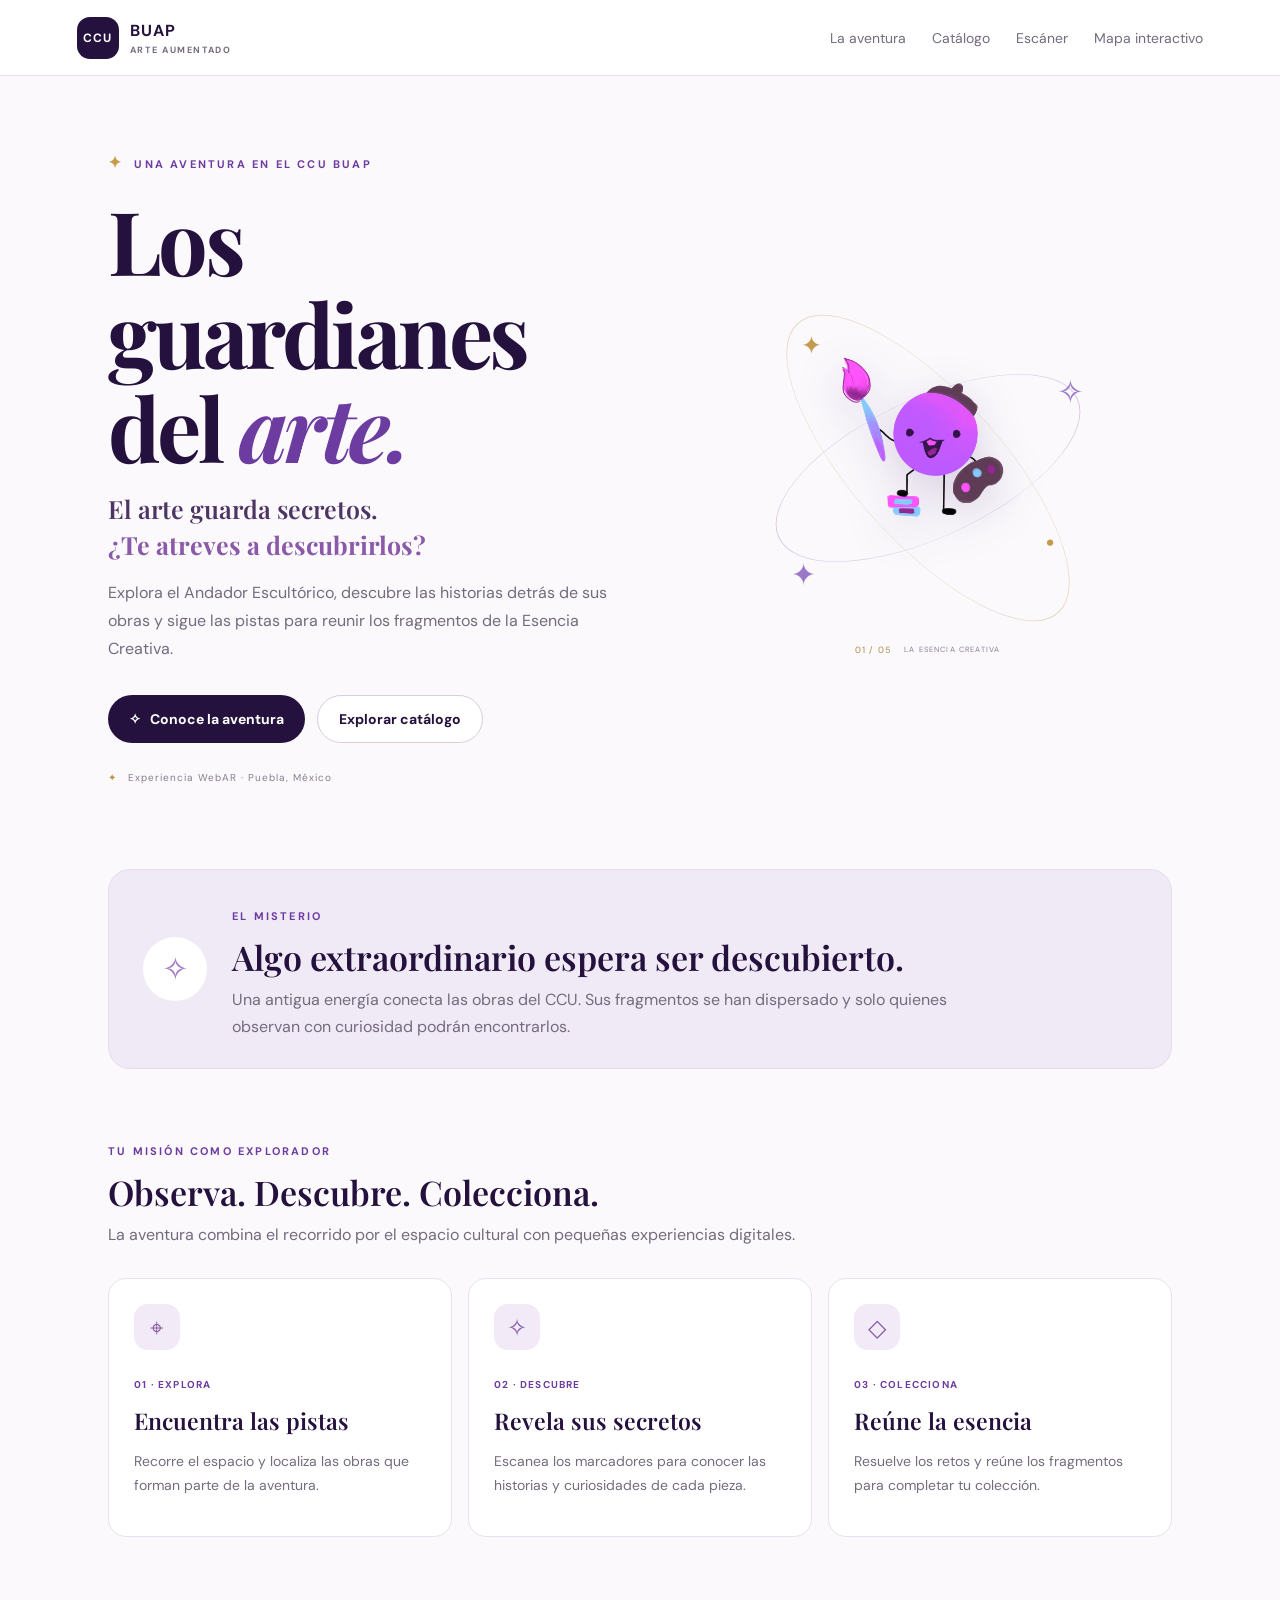
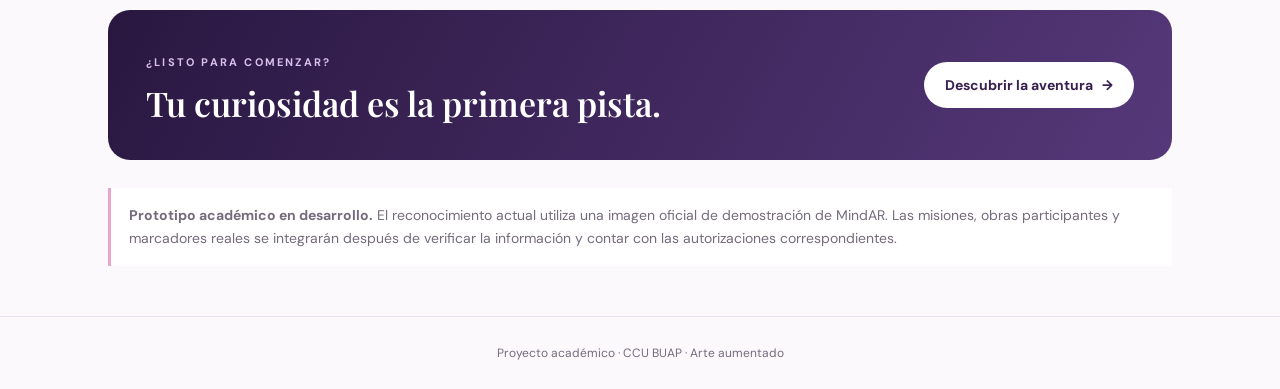
<file: index.html>
<!doctype html>
<html lang="es">
<head>
  <meta charset="utf-8">
  <meta name="viewport" content="width=device-width, initial-scale=1">
  <meta name="theme-color" content="#24113d">
  <meta name="description" content="Descubre las obras del Complejo Cultural Universitario BUAP a través de una experiencia de arte aumentado.">
  <title>Los guardianes del arte | CCU BUAP</title>
  <link rel="stylesheet" href="css/estilos.css">
</head>
<body class="home-page">
  <header class="site-header">
    <a class="brand" href="index.html" aria-label="CCU BUAP Arte Aumentado, inicio">
      <span class="brand-mark">CCU</span>
      <span>BUAP <small>ARTE AUMENTADO</small></span>
    </a>
    <nav aria-label="Navegación principal">
      <a href="aventura.html">La aventura</a>
      <a href="catalogo.html">Catálogo</a>
      <a href="escaner.html">Escáner</a>
      <a href="mapa.html">Mapa interactivo</a>
    </nav>
  </header>

  <main>
    <section class="fantasy-hero">
      <div class="hero-copy">
        <p class="eyebrow"><span class="eyebrow-star">✦</span> UNA AVENTURA EN EL CCU BUAP</p>
        <h1>Los guardianes<br>del <em>arte.</em></h1>
        <p class="hero-tagline">El arte guarda secretos.<br><strong>¿Te atreves a descubrirlos?</strong></p>
        <p class="lead">Explora el Andador Escultórico, descubre las historias detrás de sus obras y sigue las pistas para reunir los fragmentos de la Esencia Creativa.</p>
        <div class="actions">
          <a class="button primary" href="aventura.html"><span aria-hidden="true">✧</span> Conoce la aventura</a>
          <a class="button secondary" href="catalogo.html">Explorar catálogo</a>
        </div>
        <p class="hero-note"><span>✦</span> Experiencia WebAR · Puebla, México</p>
      </div>
      
<div class="hero-art" aria-label="Logo de Los guardianes del arte rodeado de elementos mágicos">
  <div class="orbit orbit-one"></div>
  <div class="orbit orbit-two"></div>

  <div class="spark spark-a">✦</div>
  <div class="spark spark-b">✧</div>
  <div class="spark spark-c">✦</div>
  <div class="spark spark-d">·</div>

  <img
    src="img/logo-guardianes.png"
    alt="Los guardianes del arte"
    class="hero-logo"
  >

  <div class="hero-art-caption">
    <span>01 / 05</span>
    <small>LA ESENCIA CREATIVA</small>
  </div>
</div>

    </section>

    <section class="story-strip">
      <div class="story-symbol">✧</div>
      <div>
        <p class="eyebrow">EL MISTERIO</p>
        <h2>Algo extraordinario espera ser descubierto.</h2>
        <p>Una antigua energía conecta las obras del CCU. Sus fragmentos se han dispersado y solo quienes observan con curiosidad podrán encontrarlos.</p>
      </div>
    </section>

    <section class="steps-section">
      <div class="section-heading">
        <p class="eyebrow">TU MISIÓN COMO EXPLORADOR</p>
        <h2>Observa. Descubre. Colecciona.</h2>
        <p>La aventura combina el recorrido por el espacio cultural con pequeñas experiencias digitales.</p>
      </div>
      <div class="intro-grid">
        <article class="info-card"><span class="step-icon">⌖</span><span class="number">01 · EXPLORA</span><h3>Encuentra las pistas</h3><p>Recorre el espacio y localiza las obras que forman parte de la aventura.</p></article>
        <article class="info-card"><span class="step-icon">✧</span><span class="number">02 · DESCUBRE</span><h3>Revela sus secretos</h3><p>Escanea los marcadores para conocer las historias y curiosidades de cada pieza.</p></article>
        <article class="info-card"><span class="step-icon">◇</span><span class="number">03 · COLECCIONA</span><h3>Reúne la esencia</h3><p>Resuelve los retos y reúne los fragmentos para completar tu colección.</p></article>
      </div>
    </section>

    <section class="bottom-cta">
      <div>
        <p class="eyebrow">¿LISTO PARA COMENZAR?</p>
        <h2>Tu curiosidad es la primera pista.</h2>
      </div>
      <a class="button light-button" href="aventura.html">Descubrir la aventura <span aria-hidden="true">→</span></a>
    </section>

    <p class="notice"><strong>Prototipo académico en desarrollo.</strong> El reconocimiento actual utiliza una imagen oficial de demostración de MindAR. Las misiones, obras participantes y marcadores reales se integrarán después de verificar la información y contar con las autorizaciones correspondientes.</p>
  </main>
  <footer>Proyecto académico · CCU BUAP · Arte aumentado</footer>
</body>
</html>
</file>
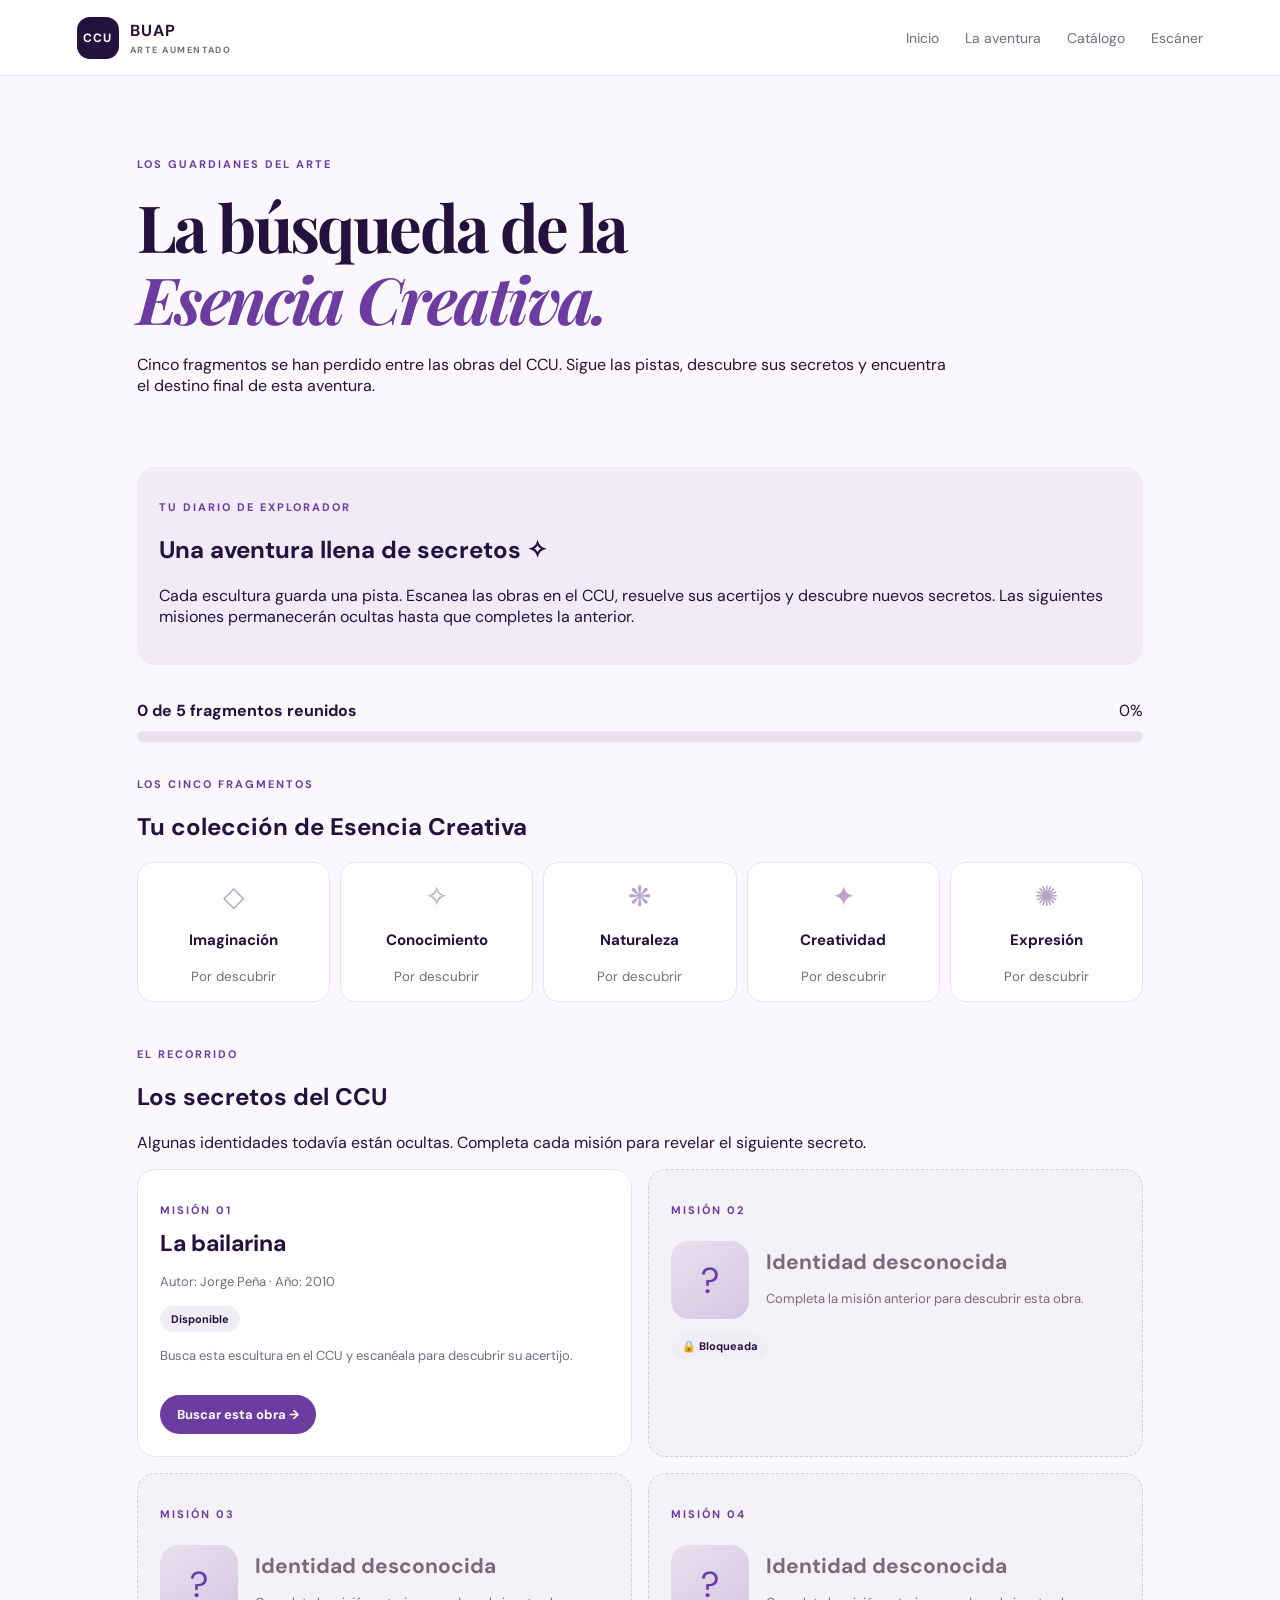
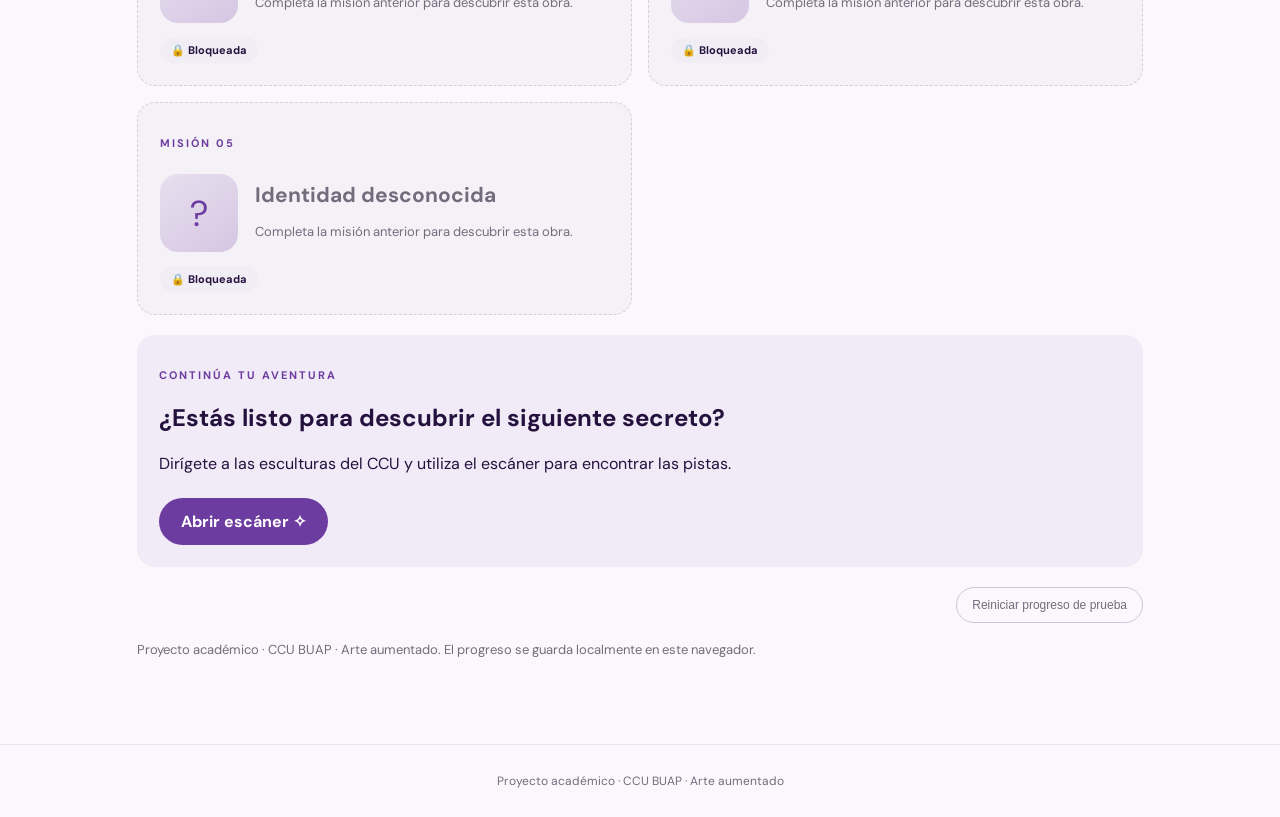
<file: aventura.html>
<!DOCTYPE html>
<html lang="es">
<head>
<meta charset="UTF-8">
<meta name="viewport" content="width=device-width, initial-scale=1">
<meta name="theme-color" content="#faf8fc">
<title>Los guardianes del arte | CCU BUAP</title>
<link rel="stylesheet" href="css/estilos.css">

<style>
.adventure {
  max-width: 1050px;
  margin: auto;
  padding: 35px 22px 70px;
}

.hero { padding: 35px 0; }

.hero h1 {
  font-size: clamp(38px, 7vw, 65px);
  line-height: 1.1;
}

.hero h1 em { color: #6d3ca0; }

.eyebrow {
  color: #6d3ca0;
  font-size: 11px;
  font-weight: bold;
  letter-spacing: 2px;
}

.intro {
  background: #f1eaf7;
  border-radius: 18px;
  padding: 22px;
  margin: 20px 0;
}

.progress { margin: 35px 0; }

.progress-bar {
  height: 11px;
  background: #e9e1ef;
  border-radius: 20px;
  overflow: hidden;
}

.progress-fill {
  width: 0%;
  height: 100%;
  background: linear-gradient(90deg,#6d3ca0,#d5a34e);
  transition: width .4s;
}

.progress-info {
  display: flex;
  justify-content: space-between;
  margin-bottom: 10px;
}

.fragments {
  display: grid;
  grid-template-columns: repeat(5,1fr);
  gap: 10px;
  margin: 20px 0 45px;
}

.fragment {
  text-align: center;
  background: white;
  border: 1px solid #e9e1ef;
  border-radius: 15px;
  padding: 15px 8px;
}

.fragment .gem {
  font-size: 28px;
  color: #b7a4c8;
}

.fragment h3 { font-size: 15px; }

.fragment small {
  color: #746b7d;
}

.fragment.collected {
  border-color: #d5a34e;
  background: #fffcf3;
}

.fragment.collected .gem { color: #d5a34e; }

.missions {
  display: grid;
  grid-template-columns: repeat(2,minmax(0,1fr));
  gap: 16px;
}

.mission {
  position: relative;
  background: white;
  border: 1px solid #e9e1ef;
  border-radius: 18px;
  padding: 22px;
  overflow: hidden;
}

.mission.locked {
  background: #f5f2f7;
  border-style: dashed;
  border-color: #d8cddd;
}

.mission.completed {
  border-color: #a9d5b5;
  background: #fbfffc;
}

.mission h3 {
  font-size: 23px;
  margin: 10px 0;
}

.meta {
  font-size: 13px;
  color: #746b7d;
  line-height: 1.7;
}

.status {
  display: inline-block;
  padding: 6px 11px;
  border-radius: 20px;
  background: #f1edf5;
  font-size: 11px;
  font-weight: bold;
}

.mission-unknown {
  display: flex;
  align-items: center;
  gap: 17px;
  min-height: 105px;
}

.mystery-symbol {
  width: 78px;
  height: 78px;
  flex-shrink: 0;
  border-radius: 18px;
  background: linear-gradient(145deg,#e8dfef,#d5c6e2);
  display: flex;
  justify-content: center;
  align-items: center;
  font-size: 36px;
  color: #6d3ca0;
}

.mission-unknown h3 {
  color: #746b7d;
  font-size: 21px;
}

.mission-unknown p {
  color: #746b7d;
  font-size: 13px;
  line-height: 1.5;
}

.mission-button {
  display: inline-block;
  margin-top: 15px;
  padding: 11px 17px;
  border-radius: 25px;
  background: #6d3ca0;
  color: white;
  text-decoration: none;
  font-size: 13px;
  font-weight: bold;
}

.mission-button:hover { background: #513078; }

.mission-button.disabled {
  background: #b8afbf;
  pointer-events: none;
}

.final {
  display: none;
  background: linear-gradient(135deg,#2b1742,#513078);
  color: white;
  padding: 30px;
  border-radius: 22px;
  margin: 35px 0;
}

.final.show { display: block; }

.final h2 { font-size: 35px; }

  .final-image {
  display: block;
  width: 100%;
  max-width: 420px;
  max-height: 350px;
  object-fit: contain;
  border-radius: 15px;
  margin: 20px auto;
}

.final p { line-height: 1.7; }

.final strong { color: #f4d78c; }

.reset {
  background: transparent;
  color: #746b7d;
  border: 1px solid #cfc3d8;
  font-size: 12px;
  cursor: pointer;
  border-radius: 25px;
  padding: 10px 15px;
}

.scanner-cta {
  display: inline-block;
  background: #6d3ca0;
  color: white;
  padding: 13px 22px;
  border-radius: 25px;
  text-decoration: none;
  font-weight: bold;
  margin-top: 8px;
}

.empty-message {
  padding: 20px;
  background: #f7f3fa;
  border-radius: 14px;
  color: #746b7d;
}

@media(max-width:700px) {
  .missions { grid-template-columns: 1fr; }
  .fragments { grid-template-columns: repeat(2,1fr); }
}
</style>
</head>

<body>

<header class="site-header">
  <a class="brand" href="index.html">
    <span class="brand-mark">CCU</span>
    <span>BUAP <small>ARTE AUMENTADO</small></span>
  </a>

  <nav>
    <a href="index.html">Inicio</a>
    <a href="aventura.html">La aventura</a>
    <a href="catalogo.html">Catálogo</a>
    <a href="escaner.html">Escáner</a>
  </nav>
</header>

<main class="adventure">

<section class="hero">
  <p class="eyebrow">LOS GUARDIANES DEL ARTE</p>
  <h1>La búsqueda de la<br><em>Esencia Creativa.</em></h1>
  <p>
    Cinco fragmentos se han perdido entre las obras del CCU.
    Sigue las pistas, descubre sus secretos y encuentra
    el destino final de esta aventura.
  </p>
</section>

<section class="intro">
  <p class="eyebrow">TU DIARIO DE EXPLORADOR</p>
  <h2>Una aventura llena de secretos ✧</h2>
  <p>
    Cada escultura guarda una pista. Escanea las obras en el CCU,
    resuelve sus acertijos y descubre nuevos secretos.
    Las siguientes misiones permanecerán ocultas hasta que
    completes la anterior.
  </p>
</section>

<section class="progress">
  <div class="progress-info">
    <strong id="progressText">0 de 5 fragmentos reunidos</strong>
    <span id="percentage">0%</span>
  </div>
  <div class="progress-bar">
    <div class="progress-fill" id="progressFill"></div>
  </div>
</section>

<section>
  <p class="eyebrow">LOS CINCO FRAGMENTOS</p>
  <h2>Tu colección de Esencia Creativa</h2>

  <div class="fragments">

    <article class="fragment" data-fragment="0">
      <div class="gem">◇</div>
      <h3>Imaginación</h3>
      <small>Por descubrir</small>
    </article>

    <article class="fragment" data-fragment="1">
      <div class="gem">✧</div>
      <h3>Conocimiento</h3>
      <small>Por descubrir</small>
    </article>

    <article class="fragment" data-fragment="2">
      <div class="gem">❋</div>
      <h3>Naturaleza</h3>
      <small>Por descubrir</small>
    </article>

    <article class="fragment" data-fragment="3">
      <div class="gem">✦</div>
      <h3>Creatividad</h3>
      <small>Por descubrir</small>
    </article>

    <article class="fragment" data-fragment="4">
      <div class="gem">✺</div>
      <h3>Expresión</h3>
      <small>Por descubrir</small>
    </article>

  </div>
</section>

<section>
  <p class="eyebrow">EL RECORRIDO</p>
  <h2>Los secretos del CCU</h2>
  <p>
    Algunas identidades todavía están ocultas.
    Completa cada misión para revelar el siguiente secreto.
  </p>

  <div class="missions" id="missions">
    <p class="empty-message">Preparando tu diario de explorador...</p>
  </div>
</section>

<section class="final" id="final">
  <p class="eyebrow">EL DESTINO FINAL</p>
  <h2>¡Has encontrado War Giro!</h2>
  
    <img
    src="img/obras/war-gero.jpg"
    alt="Escultura War Giro"
    class="final-image"
  >
  <p>
    La última pista te ha conducido a
    <strong>War Giro, de Carlos Luna.</strong>
  </p>
  <p>
    War Giro no es una sexta misión: es el gran descubrimiento
    que cierra tu recorrido.
  </p>
  <p>
    Has reunido los cinco fragmentos y restaurado la
    Esencia Creativa.
  </p>
  <h3>✧ Insignia desbloqueada: Explorador del Arte ✧</h3>
</section>

<section class="intro">
  <p class="eyebrow">CONTINÚA TU AVENTURA</p>
  <h2>¿Estás listo para descubrir el siguiente secreto?</h2>
  <p>
    Dirígete a las esculturas del CCU y utiliza el escáner
    para encontrar las pistas.
  </p>
  <a class="scanner-cta" href="escaner.html">
    Abrir escáner ✧
  </a>
</section>

<p style="text-align:right">
  <button class="reset" id="reset">
    Reiniciar progreso de prueba
  </button>
</p>

<p class="meta">
  Proyecto académico · CCU BUAP · Arte aumentado.
  El progreso se guarda localmente en este navegador.
</p>

</main>

<footer>
  Proyecto académico · CCU BUAP · Arte aumentado
</footer>

<script>
(() => {

  const STORAGE_KEY = "ccu-guardianes-progreso-v1";

  const missionsContainer = document.getElementById("missions");
  const fragments = [...document.querySelectorAll("[data-fragment]")];

  let obras = [];
  let completed = loadProgress();

  function loadProgress() {
    try {
      const saved = JSON.parse(localStorage.getItem(STORAGE_KEY));

      if (saved && Array.isArray(saved.completed)) {
        return [...new Set(saved.completed.filter(
          n => Number.isInteger(n) && n >= 0 && n < 5
        ))].sort((a,b) => a-b);
      }
    } catch (error) {
      console.error("No se pudo leer el progreso:", error);
    }

    return [];
  }

  function normalizeProgress() {
    completed = loadProgress();
  }

  function renderMissions() {

    missionsContainer.innerHTML = "";

    obras.forEach((obra, index) => {

      const unlocked =
        index === 0 || completed.includes(index - 1);

      const done = completed.includes(index);

      const article = document.createElement("article");
      article.className = "mission";

      if (!unlocked) article.classList.add("locked");
      if (done) article.classList.add("completed");

      if (!unlocked) {

        article.innerHTML = `
          <p class="eyebrow">MISIÓN ${String(index + 1).padStart(2,"0")}</p>

          <div class="mission-unknown">
            <div class="mystery-symbol">?</div>
            <div>
              <h3>Identidad desconocida</h3>
              <p>Completa la misión anterior para descubrir esta obra.</p>
            </div>
          </div>

          <span class="status">🔒 Bloqueada</span>
        `;

      } else {

        const heading = document.createElement("p");
        heading.className = "eyebrow";
        heading.textContent =
          "MISIÓN " + String(index + 1).padStart(2,"0");

        const title = document.createElement("h3");
        title.textContent = obra.titulo || "Obra sin título";

        const meta = document.createElement("p");
        meta.className = "meta";
        meta.textContent =
          "Autor: " + (obra.artista || "No identificado") +
          " · Año: " + (obra.anio || "No disponible");

        const status = document.createElement("span");
        status.className = "status";
        status.textContent = done ? "✓ Completada" : "Disponible";

        article.append(heading, title, meta, status);

        if (done) {
          const description = document.createElement("p");
          description.className = "meta";
          description.textContent =
            "✧ Has descubierto esta obra y reunido su fragmento.";

          article.append(description);
        } else {
          const message = document.createElement("p");
          message.className = "meta";
          message.textContent =
            "Busca esta escultura en el CCU y escanéala para descubrir su acertijo.";

          const link = document.createElement("a");
          link.href = "escaner.html";
          link.className = "mission-button";
          link.textContent = "Buscar esta obra →";

          article.append(message, link);
        }
      }

      missionsContainer.append(article);
    });
  }

  function updateInterface() {

    const count = completed.length;
    const percent = count * 20;

    document.getElementById("progressText").textContent =
      `${count} de 5 fragmentos reunidos`;

    document.getElementById("percentage").textContent =
      `${percent}%`;

    document.getElementById("progressFill").style.width =
      `${percent}%`;

    fragments.forEach((fragment, index) => {

      const collected = completed.includes(index);

      fragment.classList.toggle("collected", collected);

      fragment.querySelector("small").textContent =
        collected ? "Fragmento reunido" : "Por descubrir";
    });

    const warGiroFound =
  localStorage.getItem("ccu-guardianes-war-giro-descubierto") === "true";

document.getElementById("final").classList.toggle(
  "show",
  count === 5 && warGiroFound
);
    renderMissions();
  }

  window.addEventListener("storage", (event) => {
    if (event.key === STORAGE_KEY) {
      normalizeProgress();
      updateInterface();
    }
  });

  async function init() {

    try {
      const response = await fetch("data/obras.json");

      if (!response.ok) {
        throw new Error("No se pudo cargar data/obras.json");
      }

      obras = await response.json();

      if (!Array.isArray(obras) || obras.length !== 5) {
        throw new Error("Se esperaban cinco obras.");
      }

      obras.sort((a,b) => a.missionIndex - b.missionIndex);

      normalizeProgress();
      updateInterface();

    } catch (error) {
      console.error(error);
      missionsContainer.textContent =
        "No fue posible cargar las misiones. Intenta recargar la página.";
    }
  }

  document.getElementById("reset").addEventListener("click", () => {

    const confirmed = confirm(
      "¿Seguro que quieres borrar el progreso de esta prueba?"
    );

    if (!confirmed) return;

    completed = [];

    localStorage.removeItem(STORAGE_KEY);
    localStorage.removeItem("ccu-guardianes-war-giro-descubierto");

    updateInterface();

    window.scrollTo({
      top: 0,
      behavior: "smooth"
    });
   });

  window.addEventListener("pageshow", () => {
    if (obras.length > 0) {
      normalizeProgress();
      updateInterface();
    }
  });

  init();

})();
</script>

</body>
</html>
</file>
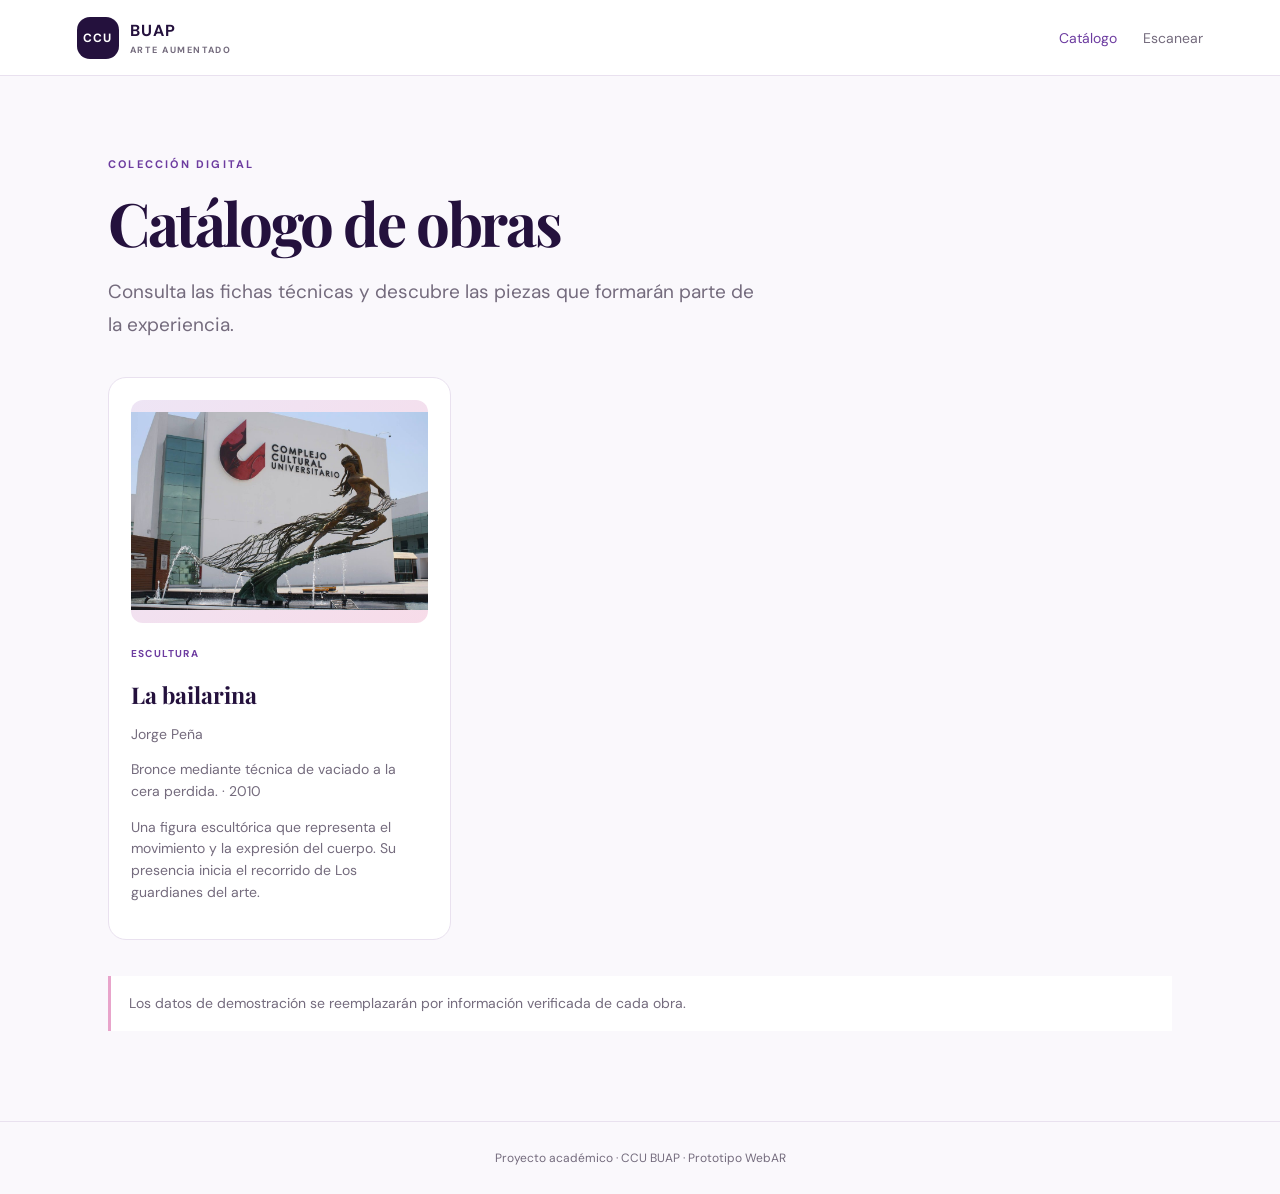
<file: catalogo.html>
<!doctype html>
<html lang="es">
<head>
  <meta charset="utf-8">
  <meta name="viewport" content="width=device-width, initial-scale=1">
  <title>Catálogo | CCU BUAP</title>
  <link rel="stylesheet" href="css/estilos.css">
  <script src="js/obras.js" defer></script>
</head>
<body>
  <header class="site-header">
    <a class="brand" href="index.html"><span class="brand-mark">CCU</span><span>BUAP <small>ARTE AUMENTADO</small></span></a>
    <nav><a href="catalogo.html" aria-current="page">Catálogo</a><a href="escaner.html">Escanear</a></nav>
  </header>
  <main class="catalog-main">
    <p class="eyebrow">COLECCIÓN DIGITAL</p>
    <h1>Catálogo de obras</h1>
    <p class="lead">Consulta las fichas técnicas y descubre las piezas que formarán parte de la experiencia.</p>
    <div id="works-grid" class="works-grid" aria-live="polite"></div>
    <p class="notice">Los datos de demostración se reemplazarán por información verificada de cada obra.</p>
  </main>
  <footer>Proyecto académico · CCU BUAP · Prototipo WebAR</footer>
</body>
</html>
</file>
<file: css/estilos.css>
@import url('https://fonts.googleapis.com/css2?family=DM+Sans:wght@400;500;600;700&family=Playfair+Display:ital,wght@0,600;0,700;1,600;1,700&display=swap');

:root{--ink:#24113d;--purple:#6d3ca0;--pink:#e8a4cb;--paper:#faf8fc;--muted:#746b7d;--line:#e9e1ef}

*{box-sizing:border-box}html{scroll-behavior:smooth}body{margin:0;background:var(--paper);color:var(--ink);font-family:'DM Sans',sans-serif}

a{color:inherit;text-decoration:none}.site-header{height:76px;padding:0 clamp(20px,6vw,84px);display:flex;align-items:center;justify-content:space-between;border-bottom:1px solid var(--line);background:#fff}

.brand{display:flex;align-items:center;gap:11px;font-weight:700;letter-spacing:.06em}.brand small{display:block;font-size:9px;letter-spacing:.18em;color:var(--muted);margin-top:3px}.brand-mark{display:grid;place-items:center;width:42px;height:42px;background:var(--ink);color:#fff;border-radius:13px;font-size:12px}

nav{display:flex;gap:26px;font-size:14px;color:var(--muted)}nav a:hover,nav a[aria-current=page]{color:var(--purple)}

main{max-width:1120px;margin:auto;padding:0 28px}.hero{padding:clamp(70px,12vw,145px) 0 90px;max-width:820px}.eyebrow{font-size:11px;font-weight:700;letter-spacing:.2em;color:var(--purple)}h1{font-family:'Playfair Display',serif;font-size:clamp(42px,7vw,76px);line-height:1.06;letter-spacing:-.04em;margin:20px 0}.hero h1 em{color:var(--purple)}.lead{font-size:clamp(16px,2vw,19px);line-height:1.75;color:var(--muted);max-width:650px}.actions{display:flex;gap:12px;flex-wrap:wrap;margin-top:32px}.button{display:inline-flex;align-items:center;justify-content:center;gap:9px;padding:14px 21px;border-radius:999px;font-weight:700;font-size:14px}.primary{background:var(--ink);color:#fff}.secondary{border:1px solid #d9cde3;background:#fff}.intro-grid{display:grid;grid-template-columns:repeat(3,1fr);gap:16px;margin-bottom:54px}.info-card{background:#fff;border:1px solid var(--line);border-radius:18px;padding:25px}.number{font-size:12px;color:var(--purple);font-weight:700}.info-card h2{font-family:'Playfair Display',serif;font-size:24px;margin:15px 0 8px}.info-card p,.notice{color:var(--muted);line-height:1.65;font-size:14px}.notice{padding:16px 18px;border-left:3px solid var(--pink);background:#fff;margin:28px 0 50px}.catalog-main{padding-top:70px;padding-bottom:40px}.catalog-main h1{font-size:clamp(38px,6vw,60px)}.works-grid{display:grid;grid-template-columns:repeat(3,1fr);gap:18px;margin:36px 0}.work-card{background:#fff;border:1px solid var(--line);border-radius:18px;padding:22px}.work-placeholder{height:145px;border-radius:12px;background:linear-gradient(135deg,#eee5f5,#f7dce9);display:grid;place-items:center;color:#76568d;font-size:34px}.work-card h2{font-family:'Playfair Display',serif;font-size:23px;margin:17px 0 5px}.work-card p{color:var(--muted);font-size:14px;line-height:1.55}.work-tag{display:inline-block;font-size:10px;letter-spacing:.12em;text-transform:uppercase;color:var(--purple);font-weight:700}footer{padding:28px;text-align:center;color:var(--muted);font-size:12px;border-top:1px solid var(--line)}

@media(max-width:700px){.site-header{height:66px;padding:0 17px}nav{gap:14px;font-size:12px}.intro-grid,.works-grid{grid-template-columns:1fr}.hero{padding-top:75px}.info-card{padding:20px}}

/* Identidad visual: Los guardianes del arte */

.home-page{background:#fbf9fc}.fantasy-hero{position:relative;display:grid;grid-template-columns:1.05fr .95fr;align-items:center;gap:35px;min-height:590px;padding:65px 0 70px}.hero-copy{position:relative;z-index:2}.eyebrow-star{color:#c79b48;font-size:16px;margin-right:6px}.fantasy-hero h1{font-size:clamp(54px,8vw,88px);margin:20px 0 18px}.fantasy-hero h1 em{color:var(--purple)}.hero-tagline{font:600 clamp(19px,2.5vw,25px) 'Playfair Display',serif;line-height:1.45;margin:0 0 14px;color:#4d3563}.hero-tagline strong{color:#8a5aa9}.fantasy-hero .lead{font-size:16px;max-width:530px}.hero-note{font-size:10px;letter-spacing:.1em;color:#8a7d91;margin-top:28px}.hero-note span{color:#bd9144;margin-right:7px}.hero-art{position:relative;min-height:420px;display:grid;place-items:center;overflow:hidden}.orbit{position:absolute;width:330px;height:330px;border:1px solid #d9c9e6;border-radius:50%;transform:rotate(-25deg) scaleY(.42)}.orbit-two{width:390px;height:390px;transform:rotate(48deg) scaleY(.38);border-color:#e6d7bd}.crystal{position:relative;width:145px;height:205px;clip-path:polygon(50% 0,91% 24%,100% 70%,50% 100%,0 70%,9% 24%);background:linear-gradient(135deg,#d9c7ed 0%,#8059ad 35%,#4e3275 70%,#d7b4df 100%);filter:drop-shadow(0 20px 35px #57347b44);transform:rotate(8deg)}.crystal:before{content:"";position:absolute;inset:0;clip-path:polygon(50% 0,50% 100%,9% 24%);background:#f0e5fa66}.crystal-inner{position:absolute;inset:22% 28%;border:1px solid #f7e8b5aa;transform:rotate(45deg);box-shadow:0 0 28px #f8e3a9}.spark{position:absolute;color:#c49a4f}.spark-a{top:17%;left:24%;font-size:25px}.spark-b{top:27%;right:18%;font-size:32px;color:#9b79c9}.spark-c{bottom:20%;left:22%;font-size:30px;color:#9b79c9}.spark-d{bottom:24%;right:24%;font-size:55px}.hero-art-caption{position:absolute;bottom:22px;display:flex;gap:13px;align-items:center;color:#8c7d98;font-size:9px;letter-spacing:.13em}.hero-art-caption span{color:#b18b4d}.story-strip{display:flex;gap:25px;align-items:center;padding:28px 34px;margin:5px 0 75px;background:#f0eaf6;border:1px solid #e6dced;border-radius:22px}.story-symbol{flex:0 0 64px;height:64px;border-radius:50%;display:grid;place-items:center;background:#fff;color:#a27ac1;font-size:32px}.story-strip h2,.section-heading h2,.bottom-cta h2{font:600 clamp(25px,3vw,34px) 'Playfair Display',serif;margin:7px 0}.story-strip p:not(.eyebrow),.section-heading>p:last-child{color:var(--muted);line-height:1.65;margin:0;max-width:720px}.steps-section{padding-bottom:58px}.section-heading{max-width:700px}.intro-grid{margin:30px 0 0}.info-card{position:relative;overflow:hidden}.step-icon{display:grid;place-items:center;width:46px;height:46px;border-radius:14px;background:#f2ebf7;color:#8659a8;font-size:24px;margin-bottom:22px}.info-card h3{font:600 23px 'Playfair Display',serif;margin:12px 0 8px}.info-card .number{font-size:10px;letter-spacing:.12em}.bottom-cta{display:flex;align-items:center;justify-content:space-between;gap:20px;padding:34px 38px;margin:15px 0 28px;border-radius:22px;background:linear-gradient(120deg,#291740,#553879);color:#fff}.bottom-cta .eyebrow{color:#d9c1eb}.bottom-cta h2{margin-bottom:0}.light-button{background:#fff;color:#38204f;white-space:nowrap}.home-page .notice{margin-top:28px}@media(max-width:760px){.fantasy-hero{grid-template-columns:1fr;gap:0;padding:55px 0 35px}.hero-art{min-height:300px;grid-row:1}.crystal{transform:scale(.78) rotate(8deg)}.orbit{transform:rotate(-25deg) scaleY(.42) scale(.8)}.orbit-two{transform:rotate(48deg) scaleY(.38) scale(.8)}.story-strip{align-items:flex-start;padding:22px;margin-bottom:55px}.intro-grid{grid-template-columns:1fr}.bottom-cta{align-items:flex-start;flex-direction:column;padding:28px}.fantasy-hero h1{font-size:58px}}@media(max-width:420px){.site-header nav{gap:10px;font-size:11px}.brand{gap:7px;font-size:12px}.brand-mark{width:37px;height:37px}.hero-art{min-height:265px}.story-symbol{flex-basis:48px;height:48px;font-size:25px}}


/* Logo PNG de la portada */

.hero-logo {
  position: relative;
  z-index: 1;
  display: block;
  width: min(75%, 340px);
  max-height: 300px;
  height: auto;
  object-fit: contain;
  margin: 0 auto;
  filter: drop-shadow(0 12px 22px #57347b33);
}

@media (max-width: 760px) {
  .hero-logo {
    width: min(75%, 280px);
    max-height: 250px;
  }
}
/* Tamaño uniforme de las imágenes del catálogo */
.work-image-container {
  width: 100%;
  aspect-ratio: 4 / 3;
  margin-bottom: 18px;
  border-radius: 12px;
  overflow: hidden;
  background: linear-gradient(135deg, #eee5f5, #f7dce9);
  display: flex;
  align-items: center;
  justify-content: center;
}

.work-image {
  display: block;
  width: 100%;
  height: 100%;
  object-fit: contain;
  object-position: center;
}

.work-image-container .work-placeholder {
  width: 100%;
  height: 100%;
}
</file>
